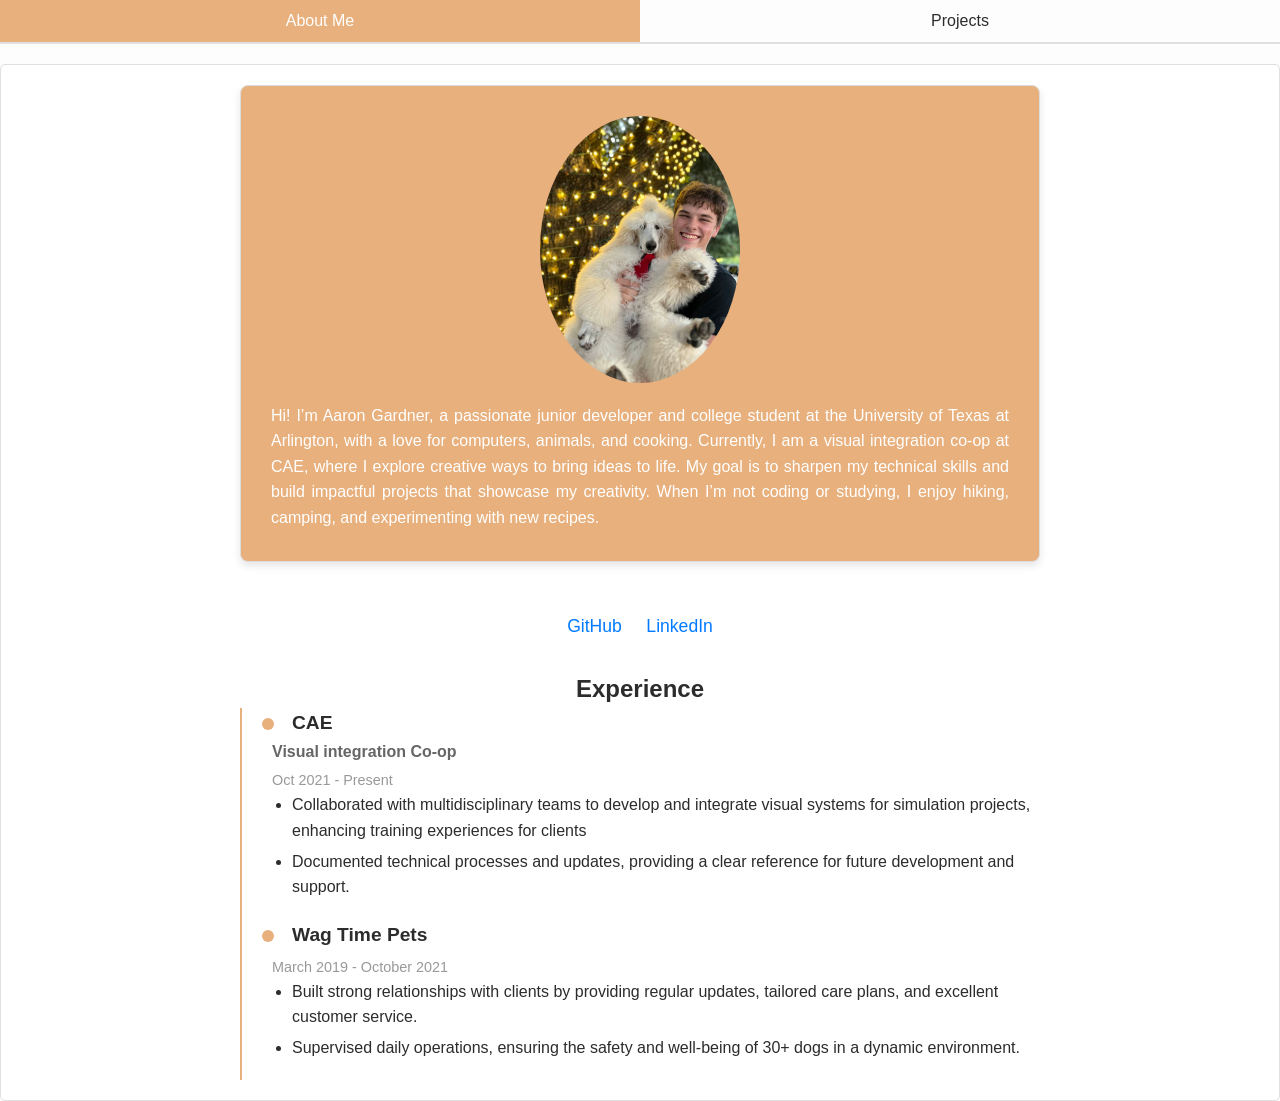
<file: docs/index.html>
<!DOCTYPE html>
<html lang="en">
<head>
    <meta charset="UTF-8">
    <meta name="viewport" content="width=device-width, initial-scale=1.0">
    <title>My Portfolio</title>
    <link rel="stylesheet" href="styles.css"> <!-- Path to styles.css -->
    <script src="script.js"></script> <!-- Path to script.js -->
</head>
<body>

<div class="tab-container">
    <!-- Navigation for different sections -->
    <div class="tab-buttons">
        <button class="tab-button active" onclick="openTab(event, 'About')">About Me</button>
        <button class="tab-button" onclick="openTab(event, 'Projects')">Projects</button>
        <!-- <button class="tab-button" onclick="openTab(event, 'Resume')">Resume</button> -->
        <!-- <button class="tab-button" onclick="openTab(event, 'Articles')">Articles</button> -->
    </div>

    <!-- Tab Content -->
    <div id="About" class="tab-content active">
        <div class="about-container">
            <img src="assets/biophoto.jpg" alt="My Photo" class="image">
            <div class="text">
                <p>
                    Hi! I’m Aaron Gardner, a passionate junior developer and college student at the 
                    University of Texas at Arlington, with a love for computers, animals, and cooking. 
                    Currently, I am a visual integration co-op at CAE, where I explore creative ways to 
                    bring ideas to life. My goal is to sharpen my technical skills and build impactful 
                    projects that showcase my creativity. When I’m not coding or studying, I enjoy hiking, 
                    camping, and experimenting with new recipes.
                </p>
            </div>
        </div>
        <div class="links">
            <h3>Connect with Me</h3>
            <a href="https://github.com/gardnerjaaron" target="_blank">GitHub</a>
            <a href="https://www.linkedin.com/in/aaron-gardner-7079a22b2?lipi=urn%3Ali%3Apage%3Ad_flagship3_profile_view_base_contact_details%3BG5EGqa3ERyi7Hqv4geNpCw%3D%3D" target="_blank">LinkedIn</a>
            <!-- <a href="mailto:your.email@example.com">Email Me</a> -->
        </div>
        <div class="experience-section">
            <h2>Experience</h2>
            <div class="experience-container">
                <div class="experience-item">
                    <div class="timeline-dot"></div>
                    <div class="content">
                        <h3>CAE</h3>
                        <h4>Visual integration Co-op</h4>
                        <p> Oct 2021 - Present</p>
                        <ul>
                            <li>Collaborated with multidisciplinary teams to develop and integrate visual systems for simulation projects, enhancing training experiences for clients</li>
                            <li>Documented technical processes and updates, providing a clear reference for future development and support.</li>
                        </ul>
                    </div>
                </div>
                <div class="experience-item">
                    <div class="timeline-dot"></div>
                    <div class="content">
                        <h3>Wag Time Pets</h3>
                        <h4></h4>
                        <p>March 2019 - October 2021</p>
                        <ul>
                            <li>Built strong relationships with clients by providing regular updates, tailored care plans, and excellent customer service. </li>
                            <li>Supervised daily operations, ensuring the safety and well-being of 30+ dogs in a dynamic environment. </li>
                        </ul>
                    </div>
                </div>
                <!-- <div class="experience-item">
                    <div class="timeline-dot"></div>
                    <div class="content">
                        <h3>EduLearn</h3>
                        <h4>Junior Developer</h4>
                        <p>2018 - 2020</p>
                        <ul>
                            <li>Assisted in developing an e-learning platform for 10,000+ users.</li>
                            <li>Wrote automated test scripts to ensure software quality.</li>
                            <li>Contributed to the migration of legacy systems to cloud-based platforms.</li>
                        </ul>
                    </div>
                </div> -->
            </div>
        </div>
    </div>
<!-- PROJECTS  -->
    <div id="Projects" class="tab-content">
        <body>
            <header>
                <h1>My Projects</h1>
            </header>
            <main class="tile-container">
                <!-- mandelbrot -->
                <div class="tile">
                    <a href="Projects/mandelbrot.html">
                        <img src="assets/mandelbrot.png" alt="Project 1">
                        <div class="tile-title">mandelbrot</div>
                    </a>
                </div>
                <!-- remarkable -->
                <div class="tile">
                    <a href="Projects/Remarkable.html">
                        <img src="assets/remarkable.png" alt="Project 2">
                        <div class="tile-title">Project 2</div>
                    </a>
                </div>
                <!-- wordsearch gen -->
                <div class="tile">
                    <a href="Projects/WordsearchGen.html">
                        <img src="assets/word_search.png" alt="Project 2">
                        <div class="tile-title">Project 2</div>
                    </a>
                </div>
            </main>
        </body>
    </div>

    <!-- <div id="Resume" class="tab-content">
        <h2>Resume</h2>
        <p>Link to or embed your resume, or display key sections like experience, skills, and education.</p>


    </div> -->

    <!-- <div id="Articles" class="tab-content">
        <h2>Articles</h2>
        <p>Link to your articles, blogs, or published work with a brief description or preview.</p>
    </div> -->

</div>

<script src="script.js"></script>
</file>
<file: docs/styles.css>
/* General Reset */
*{
    margin: 0;
    padding: 0;
    box-sizing: border-box;
}

body {
    font-family: Arial, sans-serif;
    color: #2C2C2C; /* Dark Charcoal */
    background-color: #FDFDFD; /* Off-White */
    line-height: 1.6;
}

/* Tabs */
.tab-buttons {
    display: flex;
    border-bottom: 2px solid #E0E0E0; /* Light Gray Border */
    margin-bottom: 20px;
}

.tab-buttons button {
    flex: 1;
    padding: 12px;
    border: none;
    background: #FDFDFD; /* Matches background */
    font-size: 1em;
    color: #2C2C2C; /* Charcoal Text */
    cursor: pointer;
    transition: background-color 0.3s ease, color 0.3s ease;
}

.tab-buttons button:hover {
    background: #F4F0EB; /* Light Beige Hover */
}

.tab-buttons .active {
    background: #E8B07D; /* Soft Orange */
    color: #FFFFFF; /* White Text */
}

.tab-content {
    display: none;
    padding: 20px;
    background: #FFFFFF; /* White Container */
    border: 1px solid #E0E0E0;
    border-radius: 5px;
}

.tab-content.active {
    display: block;
}

/* Projects */
.project {
    margin-bottom: 20px;
    padding: 15px;
    background: #FFFFFF;
    border: 1px solid #E0E0E0;
    border-radius: 5px;
    transition: box-shadow 0.3s ease;
}

.project img {
    width: 100%;
    max-width: 300px;
    height: auto;
    margin-bottom: 10px;
    border-radius: 5px;
}

.project:hover {
    box-shadow: 0 4px 8px rgba(0, 0, 0, 0.15);
}

/* Tile Layout */
.tile-container {
    display: flex; /* Enable flexbox layout */
    flex-wrap: wrap; /* Allow wrapping to the next line if necessary */
    justify-content: space-around; /* Add spacing between tiles */
    gap: 20px; /* Optional: Add space between tiles */
    padding: 20px; /* Optional: Add padding to the container */
}

.tile {
    position: relative;
    overflow: hidden;
    border-radius: 8px;
    background: #FFFFFF;
    box-shadow: 0 4px 6px rgba(0, 0, 0, 0.1);
    transition: box-shadow 0.3s ease;
}

.tile img {
    width: 100%;
    height: 300px;
    width: 300px;
    object-fit: cover;
    transition: transform 0.3s ease;
}

.tile-title {
    position: absolute;
    bottom: 0;
    width: 100%;
    text-align: center;
    background: rgba(44, 44, 44, 0.7); /* Semi-transparent Charcoal */
    color: #FFFFFF;
    padding: 10px;
    font-size: 1em;
}

.tile:hover {
    box-shadow: 0 6px 10px rgba(0, 0, 0, 0.15);
}

.tile:hover img {
    transform: scale(1.05);
}

.tile:hover .tile-title {
    background: rgba(44, 44, 44, 0.9); /* Darker Charcoal on Hover */
}

#About {
    font-family: Arial, sans-serif;
    color:#FFFFFF;
    padding: 20px;
}

.about-container {
    display: flex;
    flex-wrap: wrap;
    /* background: white; */
    background: #E8B07D;
    border: 1px solid #ddd;
    border-radius: 8px;
    box-shadow: 0 4px 8px rgba(0, 0, 0, 0.1);
    padding: 20px;
    max-width: 800px;
    margin: 0 auto;
    justify-content: center
}

.image {
    flex: 1 1 200px;
    max-width: 200px;
    margin: 10px;
    height: auto;
    border-radius: 50%;
}

.text {
    flex: 2 1 auto;
    margin: 10px;
    text-align: justify;
    line-height: 1.6;
}

.links {
    margin-top: 20px;
    text-align: center;
}

.links a {
    text-decoration: none;
    color: #007bff;
    margin: 0 10px;
    font-size: 1.1rem;
}

.links a:hover {
    text-decoration: underline;
}


/* experince section */
.experience-section {
    display: flex; /* Enables flexbox */
    flex-direction: column; /* Ensures vertical stacking of items */
    align-items: center; /* Centers items horizontally */
    text-align: left; /* Keeps text alignment natural */
    margin-top: 30px; /* Optional: Adjust spacing above */
    color:#2C2C2C;
}

.experience-container {
    width: 100%; /* Ensures it doesn't shrink smaller than its content */
    max-width: 800px; /* Limits the maximum width */
    padding-left: 20px;
    border-left: 2px solid #E8B07D; /* Match active tab color */
}


.experience-item {
    position: relative;
    margin-bottom: 20px;
    padding-left: 10px;

}

.timeline-dot {
    position: absolute;
    left: 0px;
    top: 10px;
    width: 12px;
    height: 12px;
    background-color: #E8B07D;
    border-radius: 50%;

}

.content h3 {
    margin-left: 20px;
    font-size: 1.2rem;
    color: #2C2C2C;
}

.content h4 {
    font-size: 1rem;
    color: #666666;
    margin-bottom: 5px;
}

.content p {
    font-size: 0.9rem;
    color: #999999;
}

.content ul {
    padding-left: 20px;
}

.content ul li {
    margin-bottom: 5px;
}
</file>
